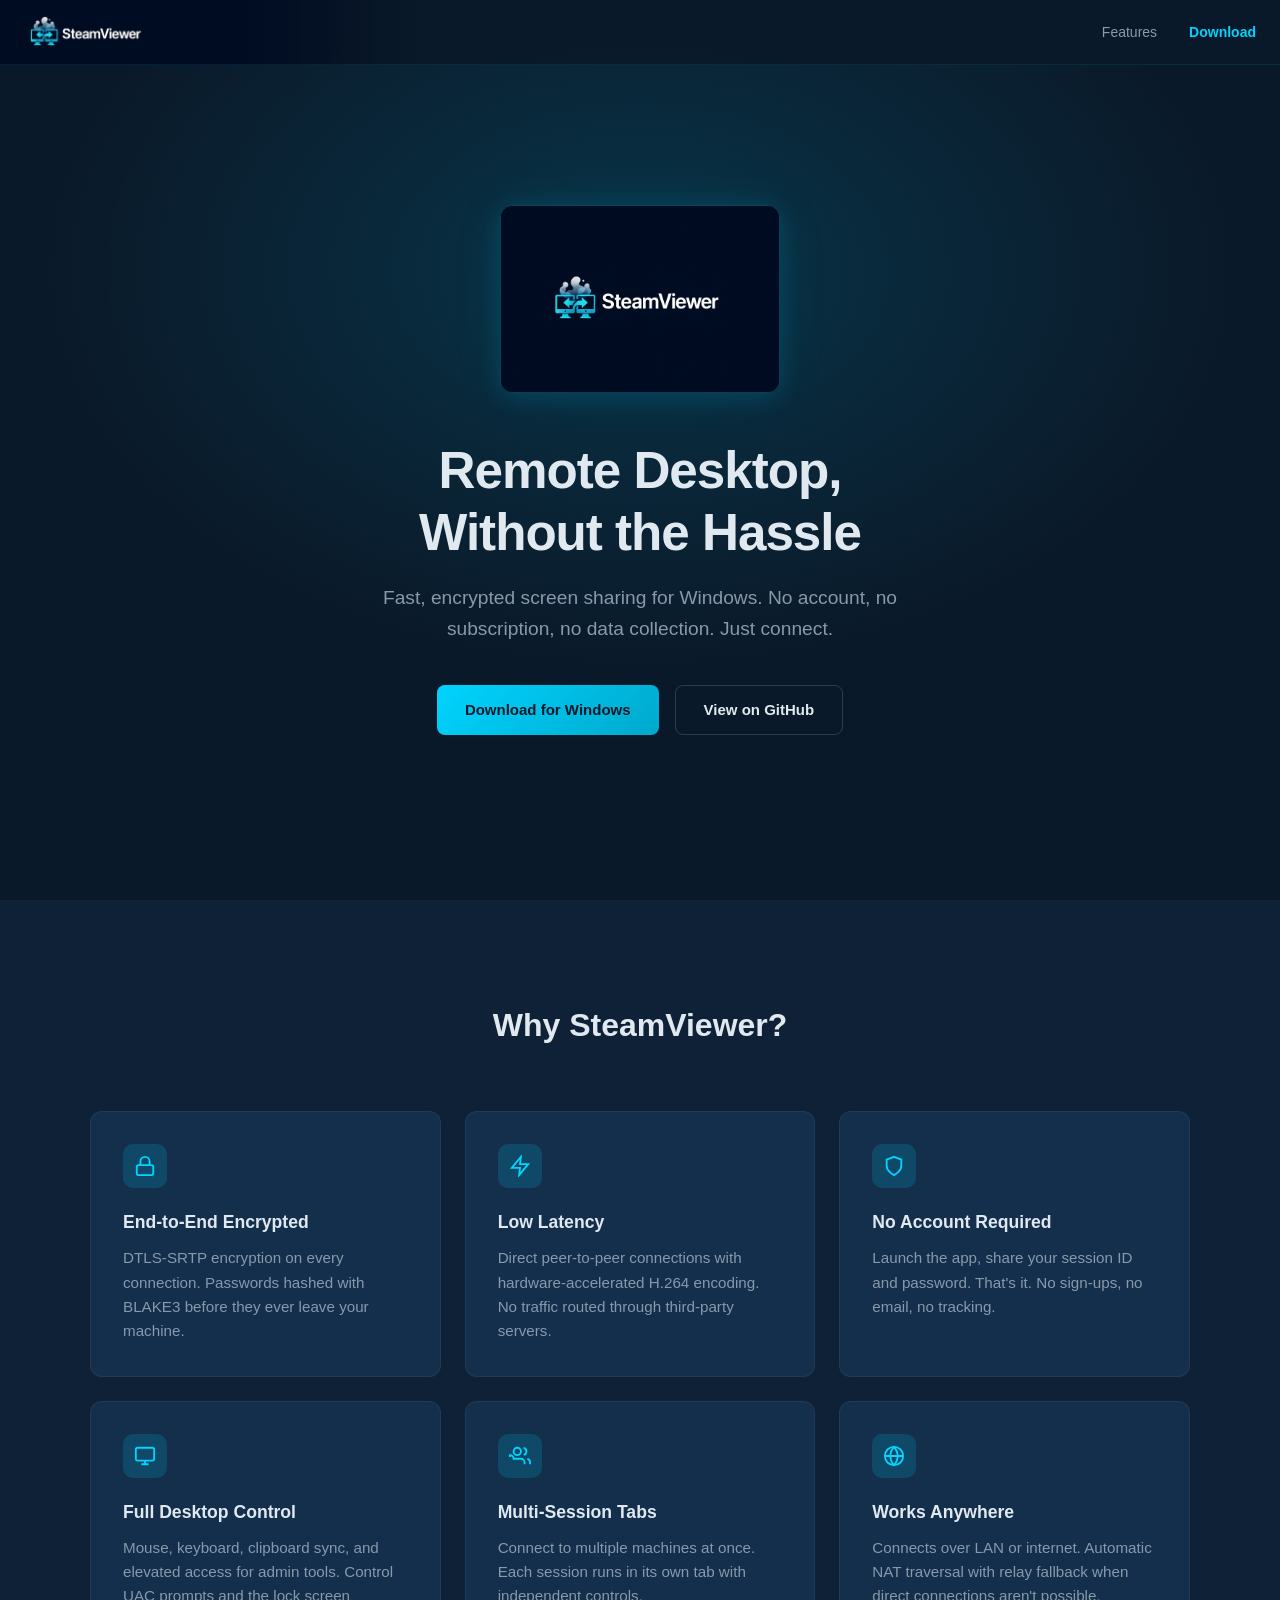
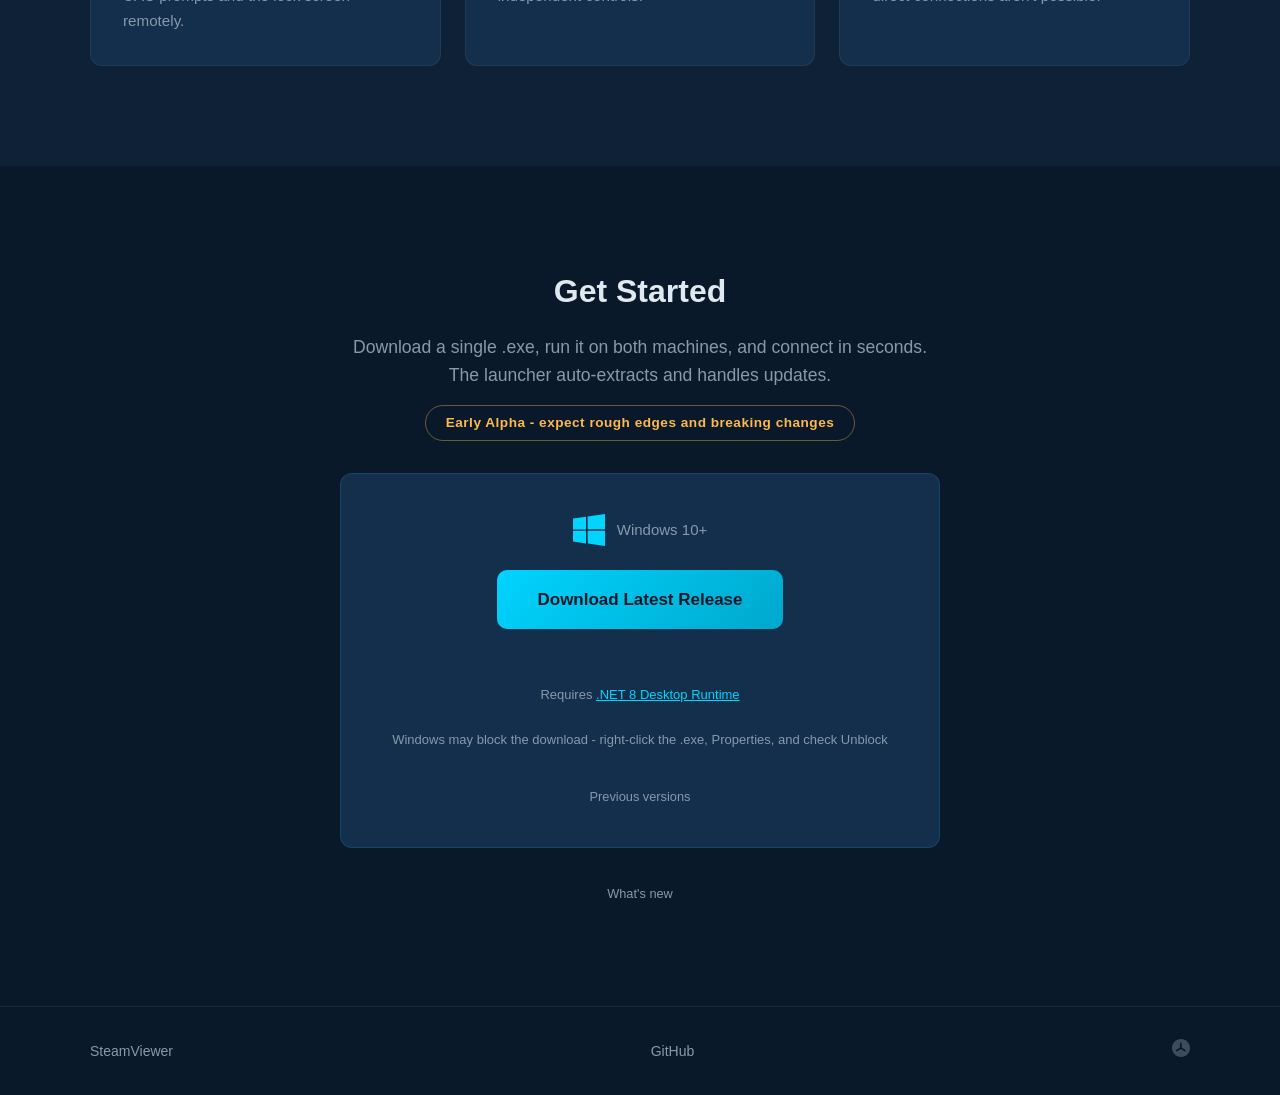
<file: index.html>
<!DOCTYPE html>
<html lang="en">
<head>
    <meta charset="UTF-8">
    <meta name="viewport" content="width=device-width, initial-scale=1.0">
    <title>SteamViewer - Free Remote Desktop for Windows</title>
    <meta name="description" content="Fast, encrypted remote desktop for Windows. No account required. Free and open-source.">
    <link rel="icon" type="image/svg+xml" href="images/appicon.svg">
    <link rel="stylesheet" href="style.css">
</head>
<body>

    <nav class="nav">
        <div class="nav-inner">
            <img src="images/logo_banner.png" alt="SteamViewer" class="nav-logo">
            <div class="nav-links">
                <a href="#features">Features</a>
                <a href="#download" class="nav-cta">Download</a>
            </div>
        </div>
    </nav>

    <section class="hero">
        <div class="hero-inner">
            <img src="images/logo.png" alt="SteamViewer" class="hero-logo">
            <h1>Remote Desktop,<br>Without the Hassle</h1>
            <p class="hero-sub">Fast, encrypted screen sharing for Windows. No account, no subscription, no data collection. Just connect.</p>
            <div class="hero-actions">
                <a href="#download" class="btn btn-primary">Download for Windows</a>
                <a href="https://github.com/Paelsmoessan/SteamViewer" class="btn btn-secondary">View on GitHub</a>
            </div>
        </div>
    </section>

    <section id="features" class="features">
        <div class="features-inner">
            <h2>Why SteamViewer?</h2>
            <div class="features-grid">
                <div class="feature-card">
                    <div class="feature-icon">
                        <svg viewBox="0 0 24 24" fill="none" stroke="currentColor" stroke-width="2"><rect x="3" y="11" width="18" height="11" rx="2"/><path d="M7 11V7a5 5 0 0110 0v4"/></svg>
                    </div>
                    <h3>End-to-End Encrypted</h3>
                    <p>DTLS-SRTP encryption on every connection. Passwords hashed with BLAKE3 before they ever leave your machine.</p>
                </div>
                <div class="feature-card">
                    <div class="feature-icon">
                        <svg viewBox="0 0 24 24" fill="none" stroke="currentColor" stroke-width="2"><polygon points="13 2 3 14 12 14 11 22 21 10 12 10 13 2"/></svg>
                    </div>
                    <h3>Low Latency</h3>
                    <p>Direct peer-to-peer connections with hardware-accelerated H.264 encoding. No traffic routed through third-party servers.</p>
                </div>
                <div class="feature-card">
                    <div class="feature-icon">
                        <svg viewBox="0 0 24 24" fill="none" stroke="currentColor" stroke-width="2"><path d="M12 22s8-4 8-10V5l-8-3-8 3v7c0 6 8 10 8 10z"/></svg>
                    </div>
                    <h3>No Account Required</h3>
                    <p>Launch the app, share your session ID and password. That's it. No sign-ups, no email, no tracking.</p>
                </div>
                <div class="feature-card">
                    <div class="feature-icon">
                        <svg viewBox="0 0 24 24" fill="none" stroke="currentColor" stroke-width="2"><rect x="2" y="3" width="20" height="14" rx="2"/><path d="M8 21h8M12 17v4"/></svg>
                    </div>
                    <h3>Full Desktop Control</h3>
                    <p>Mouse, keyboard, clipboard sync, and elevated access for admin tools. Control UAC prompts and the lock screen remotely.</p>
                </div>
                <div class="feature-card">
                    <div class="feature-icon">
                        <svg viewBox="0 0 24 24" fill="none" stroke="currentColor" stroke-width="2"><path d="M17 21v-2a4 4 0 00-4-4H5a4 4 0 00-4-4v2"/><circle cx="9" cy="7" r="4"/><path d="M23 21v-2a4 4 0 00-3-3.87M16 3.13a4 4 0 010 7.75"/></svg>
                    </div>
                    <h3>Multi-Session Tabs</h3>
                    <p>Connect to multiple machines at once. Each session runs in its own tab with independent controls.</p>
                </div>
                <div class="feature-card">
                    <div class="feature-icon">
                        <svg viewBox="0 0 24 24" fill="none" stroke="currentColor" stroke-width="2"><circle cx="12" cy="12" r="10"/><path d="M2 12h20M12 2a15.3 15.3 0 014 10 15.3 15.3 0 01-4 10 15.3 15.3 0 01-4-10 15.3 15.3 0 014-10z"/></svg>
                    </div>
                    <h3>Works Anywhere</h3>
                    <p>Connects over LAN or internet. Automatic NAT traversal with relay fallback when direct connections aren't possible.</p>
                </div>
            </div>
        </div>
    </section>

    <section id="download" class="download">
        <div class="download-inner">
            <h2>Get Started</h2>
            <p class="download-sub">Download a single .exe, run it on both machines, and connect in seconds. The launcher auto-extracts and handles updates.</p>
            <p class="alpha-badge">Early Alpha - expect rough edges and breaking changes</p>
            <div class="download-card">
                <div class="download-platform">
                    <svg viewBox="0 0 24 24" fill="currentColor" width="32" height="32"><path d="M0 3.449L9.75 2.1v9.451H0m10.949-9.602L24 0v11.4H10.949M0 12.6h9.75v9.451L0 20.699M10.949 12.6H24V24l-12.9-1.801"/></svg>
                    <span>Windows 10+</span>
                </div>
                <a href="https://github.com/Paelsmoessan/SteamViewer/releases/latest/download/SteamViewer.exe" class="btn btn-primary btn-lg">Download Latest Release</a>
                <p class="download-version" id="version-label"></p>
                <p class="download-note">Requires <a href="https://dotnet.microsoft.com/en-us/download/dotnet/8.0" style="color: var(--cyan);">.NET 8 Desktop Runtime</a></p>
                <p class="download-note">Windows may block the download - right-click the .exe, Properties, and check Unblock</p>
                <a href="https://github.com/Paelsmoessan/SteamViewer/releases" class="download-history">Previous versions</a>
            </div>
            <div class="download-links">
                <a href="https://github.com/Paelsmoessan/SteamViewer/releases/latest" class="download-history">What's new</a>
            </div>
        </div>
    </section>

    <footer class="footer">
        <div class="footer-inner">
            <span>SteamViewer</span>
            <a href="https://github.com/Paelsmoessan/SteamViewer">GitHub</a>
            <a href="https://claude.ai/code" class="footer-claude" title="Built with Claude Code">
                <svg xmlns="http://www.w3.org/2000/svg" viewBox="0 0 110 110" width="18" height="18"><path fill="currentColor" d="M55 0C24.6 0 0 24.6 0 55s24.6 55 55 55 55-24.6 55-55S85.4 0 55 0zm28.6 72.9c-1.5 2.6-4.8 3.5-7.4 2L56 63.1c-1.2-.7-2.7-.7-3.9 0L31.8 74.9c-2.6 1.5-5.9.6-7.4-2-1.5-2.6-.6-5.9 2-7.4l20.3-11.7c1.2-.7 1.9-2 1.9-3.3V27c0-3 2.4-5.4 5.4-5.4s5.4 2.4 5.4 5.4v23.5c0 1.4.7 2.6 1.9 3.3l20.3 11.7c2.6 1.5 3.5 4.8 2 7.4z"/></svg>
            </a>
        </div>
    </footer>

<script>
fetch('https://api.github.com/repos/Paelsmoessan/SteamViewer/releases/latest')
    .then(r => r.json())
    .then(d => { if (d.tag_name) document.getElementById('version-label').textContent = d.tag_name; })
    .catch(() => {});
</script>
</body>
</html>
</file>
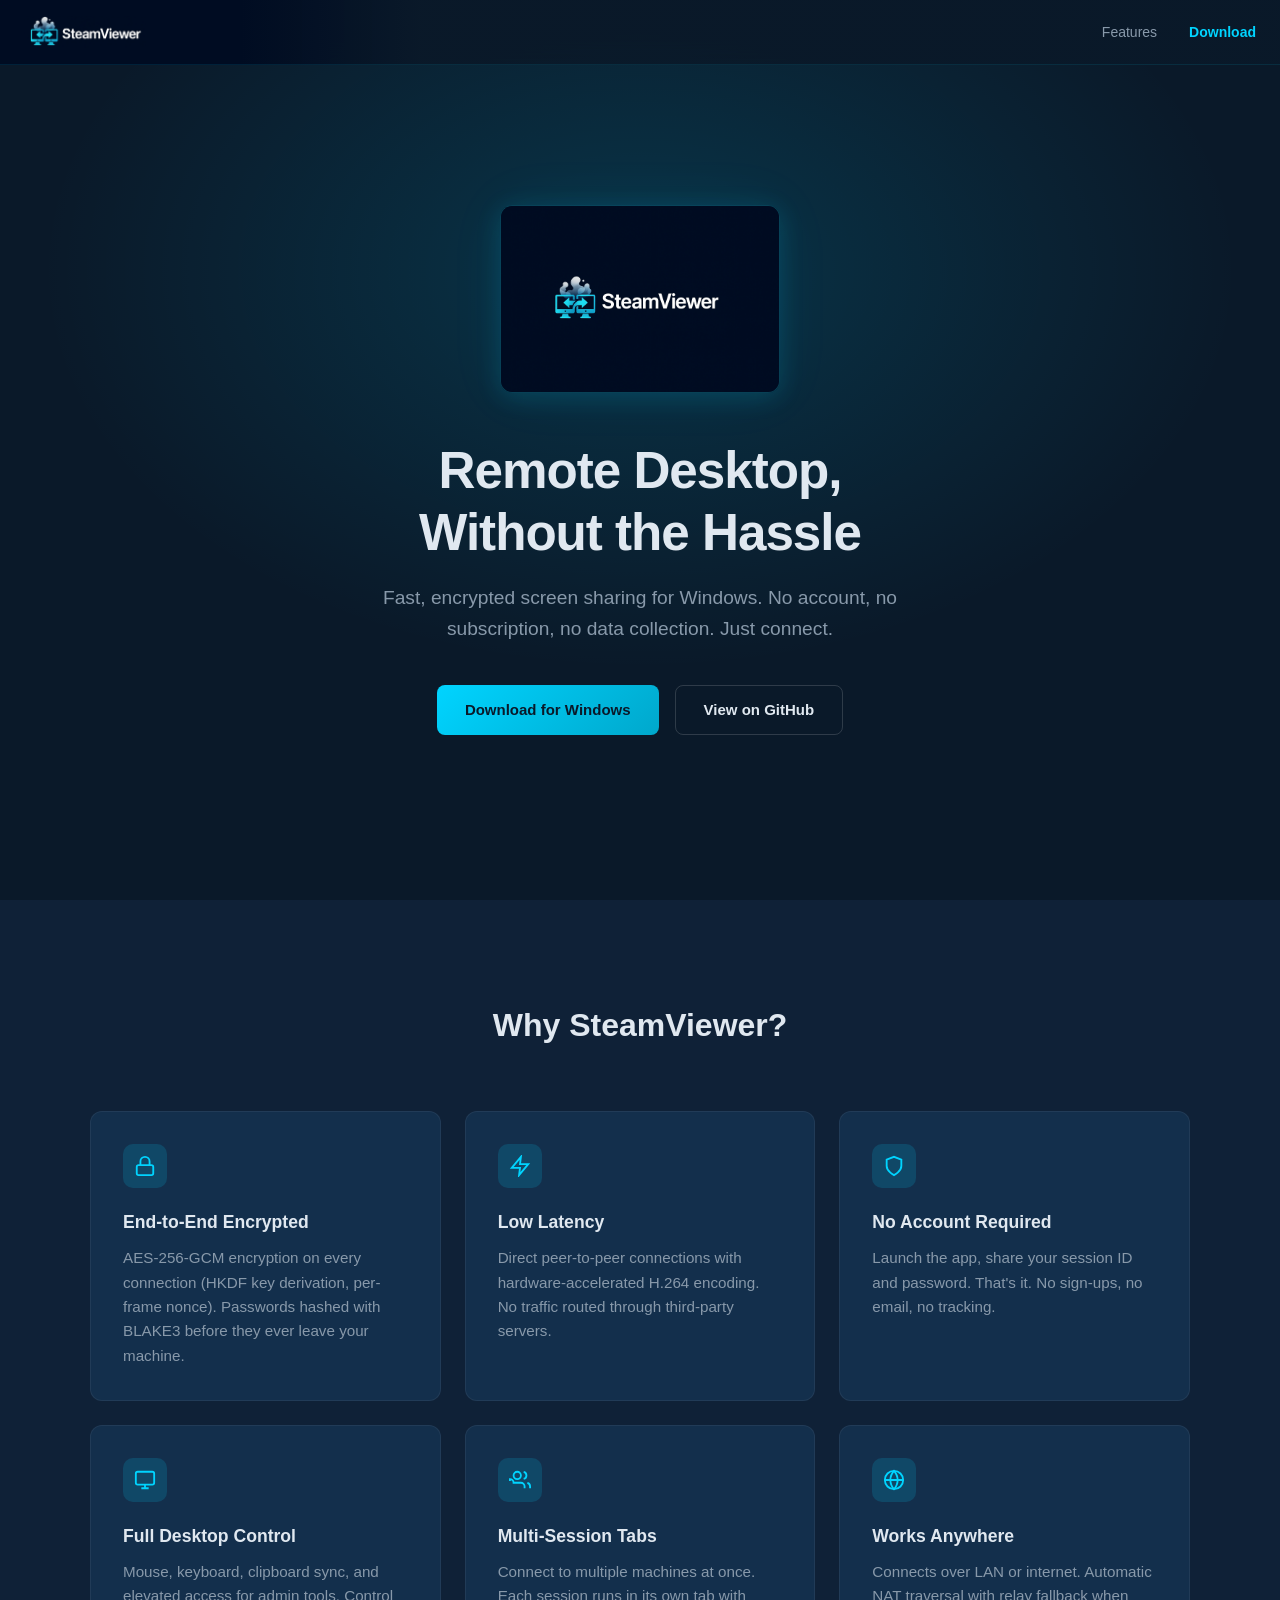
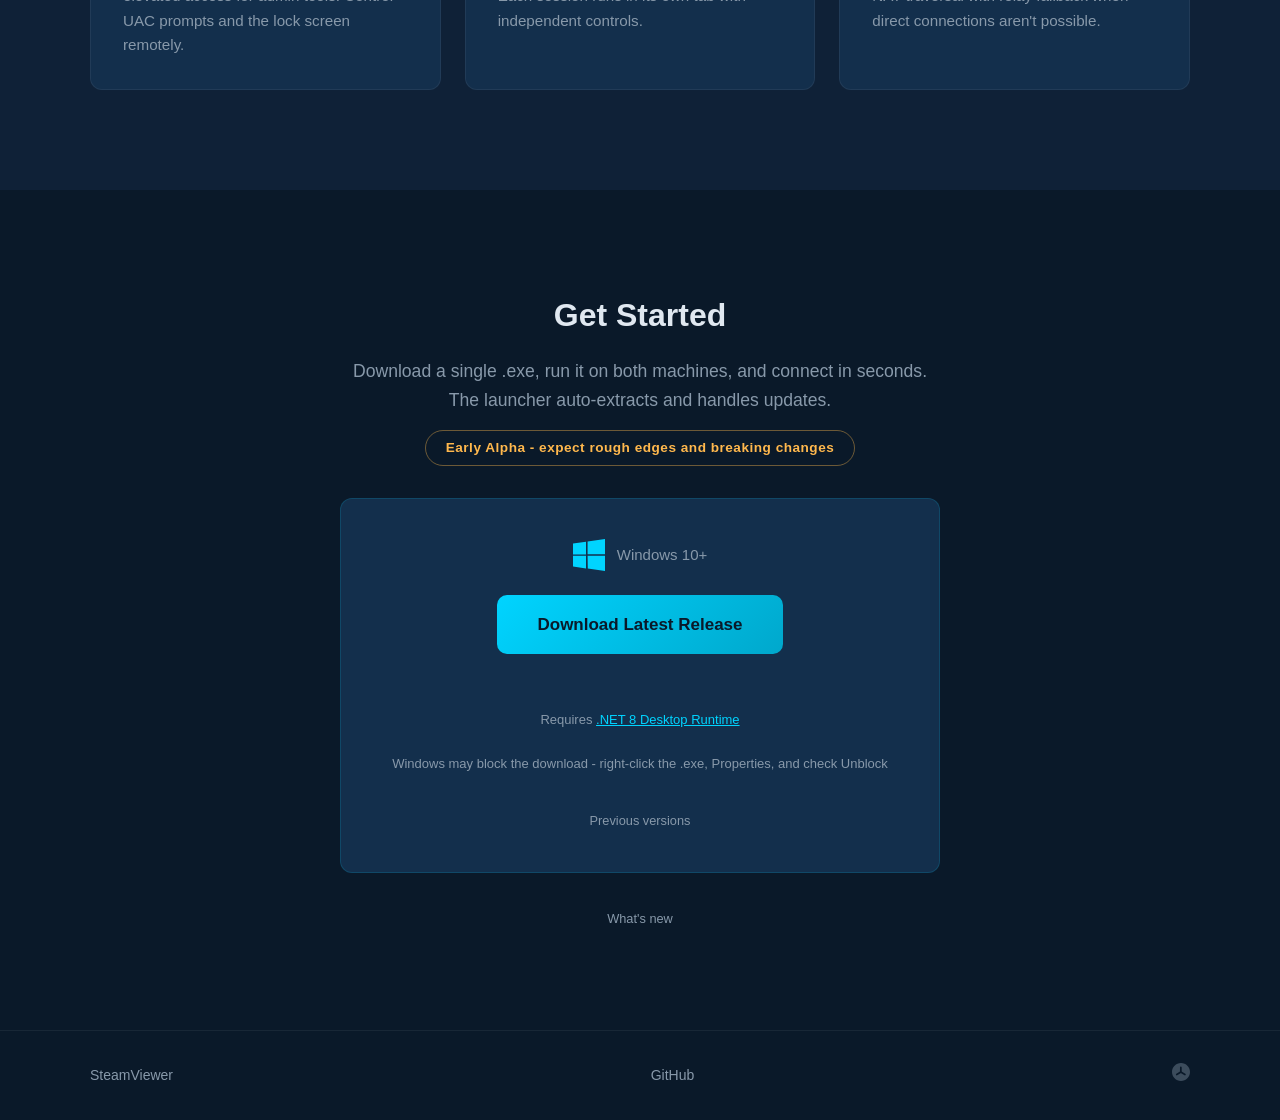
<file: website/index.html>
<!DOCTYPE html>
<html lang="en">
<head>
    <meta charset="UTF-8">
    <meta name="viewport" content="width=device-width, initial-scale=1.0">
    <title>SteamViewer - Free Remote Desktop for Windows</title>
    <meta name="description" content="Fast, encrypted remote desktop for Windows. No account required. Free and open-source.">
    <link rel="icon" type="image/svg+xml" href="images/appicon.svg">
    <link rel="stylesheet" href="style.css">
</head>
<body>

    <nav class="nav">
        <div class="nav-inner">
            <img src="images/logo_banner.png" alt="SteamViewer" class="nav-logo">
            <div class="nav-links">
                <a href="#features">Features</a>
                <a href="#download" class="nav-cta">Download</a>
            </div>
        </div>
    </nav>

    <section class="hero">
        <div class="hero-inner">
            <img src="images/logo.png" alt="SteamViewer" class="hero-logo">
            <h1>Remote Desktop,<br>Without the Hassle</h1>
            <p class="hero-sub">Fast, encrypted screen sharing for Windows. No account, no subscription, no data collection. Just connect.</p>
            <div class="hero-actions">
                <a href="#download" class="btn btn-primary">Download for Windows</a>
                <a href="https://github.com/Paelsmoessan/SteamViewer" class="btn btn-secondary">View on GitHub</a>
            </div>
        </div>
    </section>

    <section id="features" class="features">
        <div class="features-inner">
            <h2>Why SteamViewer?</h2>
            <div class="features-grid">
                <div class="feature-card">
                    <div class="feature-icon">
                        <svg viewBox="0 0 24 24" fill="none" stroke="currentColor" stroke-width="2"><rect x="3" y="11" width="18" height="11" rx="2"/><path d="M7 11V7a5 5 0 0110 0v4"/></svg>
                    </div>
                    <h3>End-to-End Encrypted</h3>
                    <p>AES-256-GCM encryption on every connection (HKDF key derivation, per-frame nonce). Passwords hashed with BLAKE3 before they ever leave your machine.</p>
                </div>
                <div class="feature-card">
                    <div class="feature-icon">
                        <svg viewBox="0 0 24 24" fill="none" stroke="currentColor" stroke-width="2"><polygon points="13 2 3 14 12 14 11 22 21 10 12 10 13 2"/></svg>
                    </div>
                    <h3>Low Latency</h3>
                    <p>Direct peer-to-peer connections with hardware-accelerated H.264 encoding. No traffic routed through third-party servers.</p>
                </div>
                <div class="feature-card">
                    <div class="feature-icon">
                        <svg viewBox="0 0 24 24" fill="none" stroke="currentColor" stroke-width="2"><path d="M12 22s8-4 8-10V5l-8-3-8 3v7c0 6 8 10 8 10z"/></svg>
                    </div>
                    <h3>No Account Required</h3>
                    <p>Launch the app, share your session ID and password. That's it. No sign-ups, no email, no tracking.</p>
                </div>
                <div class="feature-card">
                    <div class="feature-icon">
                        <svg viewBox="0 0 24 24" fill="none" stroke="currentColor" stroke-width="2"><rect x="2" y="3" width="20" height="14" rx="2"/><path d="M8 21h8M12 17v4"/></svg>
                    </div>
                    <h3>Full Desktop Control</h3>
                    <p>Mouse, keyboard, clipboard sync, and elevated access for admin tools. Control UAC prompts and the lock screen remotely.</p>
                </div>
                <div class="feature-card">
                    <div class="feature-icon">
                        <svg viewBox="0 0 24 24" fill="none" stroke="currentColor" stroke-width="2"><path d="M17 21v-2a4 4 0 00-4-4H5a4 4 0 00-4-4v2"/><circle cx="9" cy="7" r="4"/><path d="M23 21v-2a4 4 0 00-3-3.87M16 3.13a4 4 0 010 7.75"/></svg>
                    </div>
                    <h3>Multi-Session Tabs</h3>
                    <p>Connect to multiple machines at once. Each session runs in its own tab with independent controls.</p>
                </div>
                <div class="feature-card">
                    <div class="feature-icon">
                        <svg viewBox="0 0 24 24" fill="none" stroke="currentColor" stroke-width="2"><circle cx="12" cy="12" r="10"/><path d="M2 12h20M12 2a15.3 15.3 0 014 10 15.3 15.3 0 01-4 10 15.3 15.3 0 01-4-10 15.3 15.3 0 014-10z"/></svg>
                    </div>
                    <h3>Works Anywhere</h3>
                    <p>Connects over LAN or internet. Automatic NAT traversal with relay fallback when direct connections aren't possible.</p>
                </div>
            </div>
        </div>
    </section>

    <section id="download" class="download">
        <div class="download-inner">
            <h2>Get Started</h2>
            <p class="download-sub">Download a single .exe, run it on both machines, and connect in seconds. The launcher auto-extracts and handles updates.</p>
            <p class="alpha-badge">Early Alpha - expect rough edges and breaking changes</p>
            <div class="download-card">
                <div class="download-platform">
                    <svg viewBox="0 0 24 24" fill="currentColor" width="32" height="32"><path d="M0 3.449L9.75 2.1v9.451H0m10.949-9.602L24 0v11.4H10.949M0 12.6h9.75v9.451L0 20.699M10.949 12.6H24V24l-12.9-1.801"/></svg>
                    <span>Windows 10+</span>
                </div>
                <a href="https://github.com/Paelsmoessan/SteamViewer/releases/latest/download/SteamViewer.exe" class="btn btn-primary btn-lg">Download Latest Release</a>
                <p class="download-version" id="version-label"></p>
                <p class="download-note">Requires <a href="https://dotnet.microsoft.com/en-us/download/dotnet/8.0" style="color: var(--cyan);">.NET 8 Desktop Runtime</a></p>
                <p class="download-note">Windows may block the download - right-click the .exe, Properties, and check Unblock</p>
                <a href="https://github.com/Paelsmoessan/SteamViewer/releases" class="download-history">Previous versions</a>
            </div>
            <div class="download-links">
                <a href="https://github.com/Paelsmoessan/SteamViewer/releases/latest" class="download-history">What's new</a>
            </div>
        </div>
    </section>

    <footer class="footer">
        <div class="footer-inner">
            <span>SteamViewer</span>
            <a href="https://github.com/Paelsmoessan/SteamViewer">GitHub</a>
            <a href="https://claude.ai/code" class="footer-claude" title="Built with Claude Code">
                <svg xmlns="http://www.w3.org/2000/svg" viewBox="0 0 110 110" width="18" height="18"><path fill="currentColor" d="M55 0C24.6 0 0 24.6 0 55s24.6 55 55 55 55-24.6 55-55S85.4 0 55 0zm28.6 72.9c-1.5 2.6-4.8 3.5-7.4 2L56 63.1c-1.2-.7-2.7-.7-3.9 0L31.8 74.9c-2.6 1.5-5.9.6-7.4-2-1.5-2.6-.6-5.9 2-7.4l20.3-11.7c1.2-.7 1.9-2 1.9-3.3V27c0-3 2.4-5.4 5.4-5.4s5.4 2.4 5.4 5.4v23.5c0 1.4.7 2.6 1.9 3.3l20.3 11.7c2.6 1.5 3.5 4.8 2 7.4z"/></svg>
            </a>
        </div>
    </footer>

<script>
fetch('https://api.github.com/repos/Paelsmoessan/SteamViewer/releases/latest')
    .then(r => r.json())
    .then(d => { if (d.tag_name) document.getElementById('version-label').textContent = d.tag_name; })
    .catch(() => {});
</script>
</body>
</html>
</file>
<file: style.css>
:root {
    --bg: #0A1929;
    --bg-light: #0F2137;
    --bg-card: #132F4C;
    --cyan: #00D4FF;
    --cyan-dark: #00A8CC;
    --cyan-glow: rgba(0, 212, 255, 0.15);
    --text: #E0E8F0;
    --text-dim: #8899AA;
    --radius: 12px;
}

*, *::before, *::after {
    margin: 0;
    padding: 0;
    box-sizing: border-box;
}

html {
    scroll-behavior: smooth;
}

body {
    font-family: -apple-system, BlinkMacSystemFont, "Segoe UI", Roboto, Helvetica, Arial, sans-serif;
    background: var(--bg);
    color: var(--text);
    line-height: 1.6;
    -webkit-font-smoothing: antialiased;
}

/* Nav */
.nav {
    position: fixed;
    top: 0;
    left: 0;
    right: 0;
    z-index: 100;
    background: linear-gradient(to right, #000c22 0%, #000c22 240px, rgba(10, 25, 41, 0.95) 420px);
    backdrop-filter: blur(12px);
    border-bottom: 1px solid rgba(0, 212, 255, 0.1);
}

.nav-inner {
    width: 100%;
    padding: 0 24px;
    height: 64px;
    display: flex;
    align-items: center;
    justify-content: space-between;
}

.nav-logo {
    height: 32px;
}

.nav-links {
    display: flex;
    align-items: center;
    gap: 32px;
}

.nav-links a {
    color: var(--text-dim);
    text-decoration: none;
    font-size: 14px;
    font-weight: 500;
    transition: color 0.2s;
}

.nav-links a:hover {
    color: var(--text);
}

.nav-cta {
    color: var(--cyan) !important;
    font-weight: 600 !important;
}

/* Buttons */
.btn {
    display: inline-flex;
    align-items: center;
    gap: 8px;
    padding: 12px 28px;
    border-radius: 8px;
    font-size: 15px;
    font-weight: 600;
    text-decoration: none;
    transition: all 0.2s;
    cursor: pointer;
    border: none;
}

.btn-primary {
    background: linear-gradient(135deg, var(--cyan), var(--cyan-dark));
    color: var(--bg);
}

.btn-primary:hover {
    transform: translateY(-1px);
    box-shadow: 0 8px 24px rgba(0, 212, 255, 0.3);
}

.btn-secondary {
    background: transparent;
    color: var(--text);
    border: 1px solid rgba(255, 255, 255, 0.15);
}

.btn-secondary:hover {
    border-color: rgba(255, 255, 255, 0.3);
    background: rgba(255, 255, 255, 0.05);
}

.btn-lg {
    padding: 16px 40px;
    font-size: 17px;
    border-radius: 10px;
}

/* Hero */
.hero {
    min-height: 100vh;
    display: flex;
    align-items: center;
    justify-content: center;
    text-align: center;
    padding: 120px 24px 80px;
    background:
        radial-gradient(ellipse 600px 400px at 50% 30%, var(--cyan-glow), transparent),
        var(--bg);
}

.hero-inner {
    max-width: 700px;
}

.hero-logo {
    width: 280px;
    margin-bottom: 40px;
    border-radius: var(--radius);
    border: 1px solid rgba(0, 212, 255, 0.12);
    box-shadow: 0 4px 24px rgba(0, 212, 255, 0.15), 0 0 60px rgba(0, 212, 255, 0.06);
}

.hero h1 {
    font-size: clamp(2rem, 5vw, 3.2rem);
    font-weight: 700;
    line-height: 1.2;
    margin-bottom: 20px;
    letter-spacing: -0.02em;
}

.hero-sub {
    font-size: clamp(1rem, 2.5vw, 1.2rem);
    color: var(--text-dim);
    margin-bottom: 40px;
    max-width: 520px;
    margin-left: auto;
    margin-right: auto;
}

.hero-actions {
    display: flex;
    gap: 16px;
    justify-content: center;
    flex-wrap: wrap;
}

/* Features */
.features {
    padding: 100px 24px;
    background: var(--bg-light);
}

.features-inner {
    max-width: 1100px;
    margin: 0 auto;
}

.features h2 {
    text-align: center;
    font-size: 2rem;
    margin-bottom: 60px;
    font-weight: 700;
}

.features-grid {
    display: grid;
    grid-template-columns: repeat(auto-fit, minmax(300px, 1fr));
    gap: 24px;
}

.feature-card {
    background: var(--bg-card);
    border: 1px solid rgba(255, 255, 255, 0.06);
    border-radius: var(--radius);
    padding: 32px;
    transition: border-color 0.2s, transform 0.2s;
}

.feature-card:hover {
    border-color: rgba(0, 212, 255, 0.2);
    transform: translateY(-2px);
}

.feature-icon {
    width: 44px;
    height: 44px;
    background: var(--cyan-glow);
    border-radius: 10px;
    display: flex;
    align-items: center;
    justify-content: center;
    margin-bottom: 20px;
    color: var(--cyan);
}

.feature-icon svg {
    width: 22px;
    height: 22px;
}

.feature-card h3 {
    font-size: 1.1rem;
    margin-bottom: 10px;
    font-weight: 600;
}

.feature-card p {
    color: var(--text-dim);
    font-size: 0.95rem;
    line-height: 1.6;
}

/* Download */
.download {
    padding: 100px 24px;
    text-align: center;
}

.download-inner {
    max-width: 600px;
    margin: 0 auto;
}

.download h2 {
    font-size: 2rem;
    margin-bottom: 16px;
    font-weight: 700;
}

.download-sub {
    color: var(--text-dim);
    margin-bottom: 16px;
    font-size: 1.1rem;
}
.alpha-badge {
    display: inline-block;
    color: #FFB84D;
    border: 1px solid rgba(255, 184, 77, 0.4);
    border-radius: 20px;
    padding: 6px 20px;
    font-size: 0.85rem;
    font-weight: 600;
    letter-spacing: 0.5px;
    margin-bottom: 32px;
}
.download-version {
    color: var(--text-dim);
    font-size: 0.8rem;
    margin-top: 8px;
    margin-bottom: 0;
}
.download-history {
    color: var(--text-dim);
    font-size: 0.8rem;
    text-decoration: none;
    margin-top: 12px;
    display: inline-block;
}
.download-history:hover {
    color: var(--cyan);
}
.download-links {
    margin-top: 24px;
}

.download-card {
    background: var(--bg-card);
    border: 1px solid rgba(0, 212, 255, 0.15);
    border-radius: var(--radius);
    padding: 40px;
    display: flex;
    flex-direction: column;
    align-items: center;
    gap: 24px;
}

.download-platform {
    display: flex;
    align-items: center;
    gap: 12px;
    color: var(--text-dim);
    font-size: 15px;
}

.download-platform svg {
    color: var(--cyan);
}

.download-note {
    color: var(--text-dim);
    font-size: 13px;
}

/* Footer */
.footer {
    border-top: 1px solid rgba(255, 255, 255, 0.06);
    padding: 32px 24px;
}

.footer-inner {
    max-width: 1100px;
    margin: 0 auto;
    display: flex;
    justify-content: space-between;
    align-items: center;
    color: var(--text-dim);
    font-size: 14px;
}

.footer-inner a {
    color: var(--text-dim);
    text-decoration: none;
    transition: color 0.2s;
}

.footer-inner a:hover {
    color: var(--text);
}
.footer-claude {
    opacity: 0.4;
    transition: opacity 0.2s;
}
.footer-claude:hover {
    opacity: 0.8;
}

/* Mobile */
@media (max-width: 640px) {
    .hero-logo {
        width: 200px;
    }

    .hero-actions {
        flex-direction: column;
        align-items: center;
    }

    .btn {
        width: 100%;
        justify-content: center;
        max-width: 300px;
    }

    .features-grid {
        grid-template-columns: 1fr;
    }

    .nav-links a:not(.nav-cta) {
        display: none;
    }
}
</file>
<file: website/style.css>
:root {
    --bg: #0A1929;
    --bg-light: #0F2137;
    --bg-card: #132F4C;
    --cyan: #00D4FF;
    --cyan-dark: #00A8CC;
    --cyan-glow: rgba(0, 212, 255, 0.15);
    --text: #E0E8F0;
    --text-dim: #8899AA;
    --radius: 12px;
}

*, *::before, *::after {
    margin: 0;
    padding: 0;
    box-sizing: border-box;
}

html {
    scroll-behavior: smooth;
}

body {
    font-family: -apple-system, BlinkMacSystemFont, "Segoe UI", Roboto, Helvetica, Arial, sans-serif;
    background: var(--bg);
    color: var(--text);
    line-height: 1.6;
    -webkit-font-smoothing: antialiased;
}

/* Nav */
.nav {
    position: fixed;
    top: 0;
    left: 0;
    right: 0;
    z-index: 100;
    background: linear-gradient(to right, #000c22 0%, #000c22 240px, rgba(10, 25, 41, 0.95) 420px);
    backdrop-filter: blur(12px);
    border-bottom: 1px solid rgba(0, 212, 255, 0.1);
}

.nav-inner {
    width: 100%;
    padding: 0 24px;
    height: 64px;
    display: flex;
    align-items: center;
    justify-content: space-between;
}

.nav-logo {
    height: 32px;
}

.nav-links {
    display: flex;
    align-items: center;
    gap: 32px;
}

.nav-links a {
    color: var(--text-dim);
    text-decoration: none;
    font-size: 14px;
    font-weight: 500;
    transition: color 0.2s;
}

.nav-links a:hover {
    color: var(--text);
}

.nav-cta {
    color: var(--cyan) !important;
    font-weight: 600 !important;
}

/* Buttons */
.btn {
    display: inline-flex;
    align-items: center;
    gap: 8px;
    padding: 12px 28px;
    border-radius: 8px;
    font-size: 15px;
    font-weight: 600;
    text-decoration: none;
    transition: all 0.2s;
    cursor: pointer;
    border: none;
}

.btn-primary {
    background: linear-gradient(135deg, var(--cyan), var(--cyan-dark));
    color: var(--bg);
}

.btn-primary:hover {
    transform: translateY(-1px);
    box-shadow: 0 8px 24px rgba(0, 212, 255, 0.3);
}

.btn-secondary {
    background: transparent;
    color: var(--text);
    border: 1px solid rgba(255, 255, 255, 0.15);
}

.btn-secondary:hover {
    border-color: rgba(255, 255, 255, 0.3);
    background: rgba(255, 255, 255, 0.05);
}

.btn-lg {
    padding: 16px 40px;
    font-size: 17px;
    border-radius: 10px;
}

/* Hero */
.hero {
    min-height: 100vh;
    display: flex;
    align-items: center;
    justify-content: center;
    text-align: center;
    padding: 120px 24px 80px;
    background:
        radial-gradient(ellipse 600px 400px at 50% 30%, var(--cyan-glow), transparent),
        var(--bg);
}

.hero-inner {
    max-width: 700px;
}

.hero-logo {
    width: 280px;
    margin-bottom: 40px;
    border-radius: var(--radius);
    border: 1px solid rgba(0, 212, 255, 0.12);
    box-shadow: 0 4px 24px rgba(0, 212, 255, 0.15), 0 0 60px rgba(0, 212, 255, 0.06);
}

.hero h1 {
    font-size: clamp(2rem, 5vw, 3.2rem);
    font-weight: 700;
    line-height: 1.2;
    margin-bottom: 20px;
    letter-spacing: -0.02em;
}

.hero-sub {
    font-size: clamp(1rem, 2.5vw, 1.2rem);
    color: var(--text-dim);
    margin-bottom: 40px;
    max-width: 520px;
    margin-left: auto;
    margin-right: auto;
}

.hero-actions {
    display: flex;
    gap: 16px;
    justify-content: center;
    flex-wrap: wrap;
}

/* Features */
.features {
    padding: 100px 24px;
    background: var(--bg-light);
}

.features-inner {
    max-width: 1100px;
    margin: 0 auto;
}

.features h2 {
    text-align: center;
    font-size: 2rem;
    margin-bottom: 60px;
    font-weight: 700;
}

.features-grid {
    display: grid;
    grid-template-columns: repeat(auto-fit, minmax(300px, 1fr));
    gap: 24px;
}

.feature-card {
    background: var(--bg-card);
    border: 1px solid rgba(255, 255, 255, 0.06);
    border-radius: var(--radius);
    padding: 32px;
    transition: border-color 0.2s, transform 0.2s;
}

.feature-card:hover {
    border-color: rgba(0, 212, 255, 0.2);
    transform: translateY(-2px);
}

.feature-icon {
    width: 44px;
    height: 44px;
    background: var(--cyan-glow);
    border-radius: 10px;
    display: flex;
    align-items: center;
    justify-content: center;
    margin-bottom: 20px;
    color: var(--cyan);
}

.feature-icon svg {
    width: 22px;
    height: 22px;
}

.feature-card h3 {
    font-size: 1.1rem;
    margin-bottom: 10px;
    font-weight: 600;
}

.feature-card p {
    color: var(--text-dim);
    font-size: 0.95rem;
    line-height: 1.6;
}

/* Download */
.download {
    padding: 100px 24px;
    text-align: center;
}

.download-inner {
    max-width: 600px;
    margin: 0 auto;
}

.download h2 {
    font-size: 2rem;
    margin-bottom: 16px;
    font-weight: 700;
}

.download-sub {
    color: var(--text-dim);
    margin-bottom: 16px;
    font-size: 1.1rem;
}
.alpha-badge {
    display: inline-block;
    color: #FFB84D;
    border: 1px solid rgba(255, 184, 77, 0.4);
    border-radius: 20px;
    padding: 6px 20px;
    font-size: 0.85rem;
    font-weight: 600;
    letter-spacing: 0.5px;
    margin-bottom: 32px;
}
.download-version {
    color: var(--text-dim);
    font-size: 0.8rem;
    margin-top: 8px;
    margin-bottom: 0;
}
.download-history {
    color: var(--text-dim);
    font-size: 0.8rem;
    text-decoration: none;
    margin-top: 12px;
    display: inline-block;
}
.download-history:hover {
    color: var(--cyan);
}
.download-links {
    margin-top: 24px;
}

.download-card {
    background: var(--bg-card);
    border: 1px solid rgba(0, 212, 255, 0.15);
    border-radius: var(--radius);
    padding: 40px;
    display: flex;
    flex-direction: column;
    align-items: center;
    gap: 24px;
}

.download-platform {
    display: flex;
    align-items: center;
    gap: 12px;
    color: var(--text-dim);
    font-size: 15px;
}

.download-platform svg {
    color: var(--cyan);
}

.download-note {
    color: var(--text-dim);
    font-size: 13px;
}

/* Footer */
.footer {
    border-top: 1px solid rgba(255, 255, 255, 0.06);
    padding: 32px 24px;
}

.footer-inner {
    max-width: 1100px;
    margin: 0 auto;
    display: flex;
    justify-content: space-between;
    align-items: center;
    color: var(--text-dim);
    font-size: 14px;
}

.footer-inner a {
    color: var(--text-dim);
    text-decoration: none;
    transition: color 0.2s;
}

.footer-inner a:hover {
    color: var(--text);
}
.footer-claude {
    opacity: 0.4;
    transition: opacity 0.2s;
}
.footer-claude:hover {
    opacity: 0.8;
}

/* Mobile */
@media (max-width: 640px) {
    .hero-logo {
        width: 200px;
    }

    .hero-actions {
        flex-direction: column;
        align-items: center;
    }

    .btn {
        width: 100%;
        justify-content: center;
        max-width: 300px;
    }

    .features-grid {
        grid-template-columns: 1fr;
    }

    .nav-links a:not(.nav-cta) {
        display: none;
    }
}
</file>
